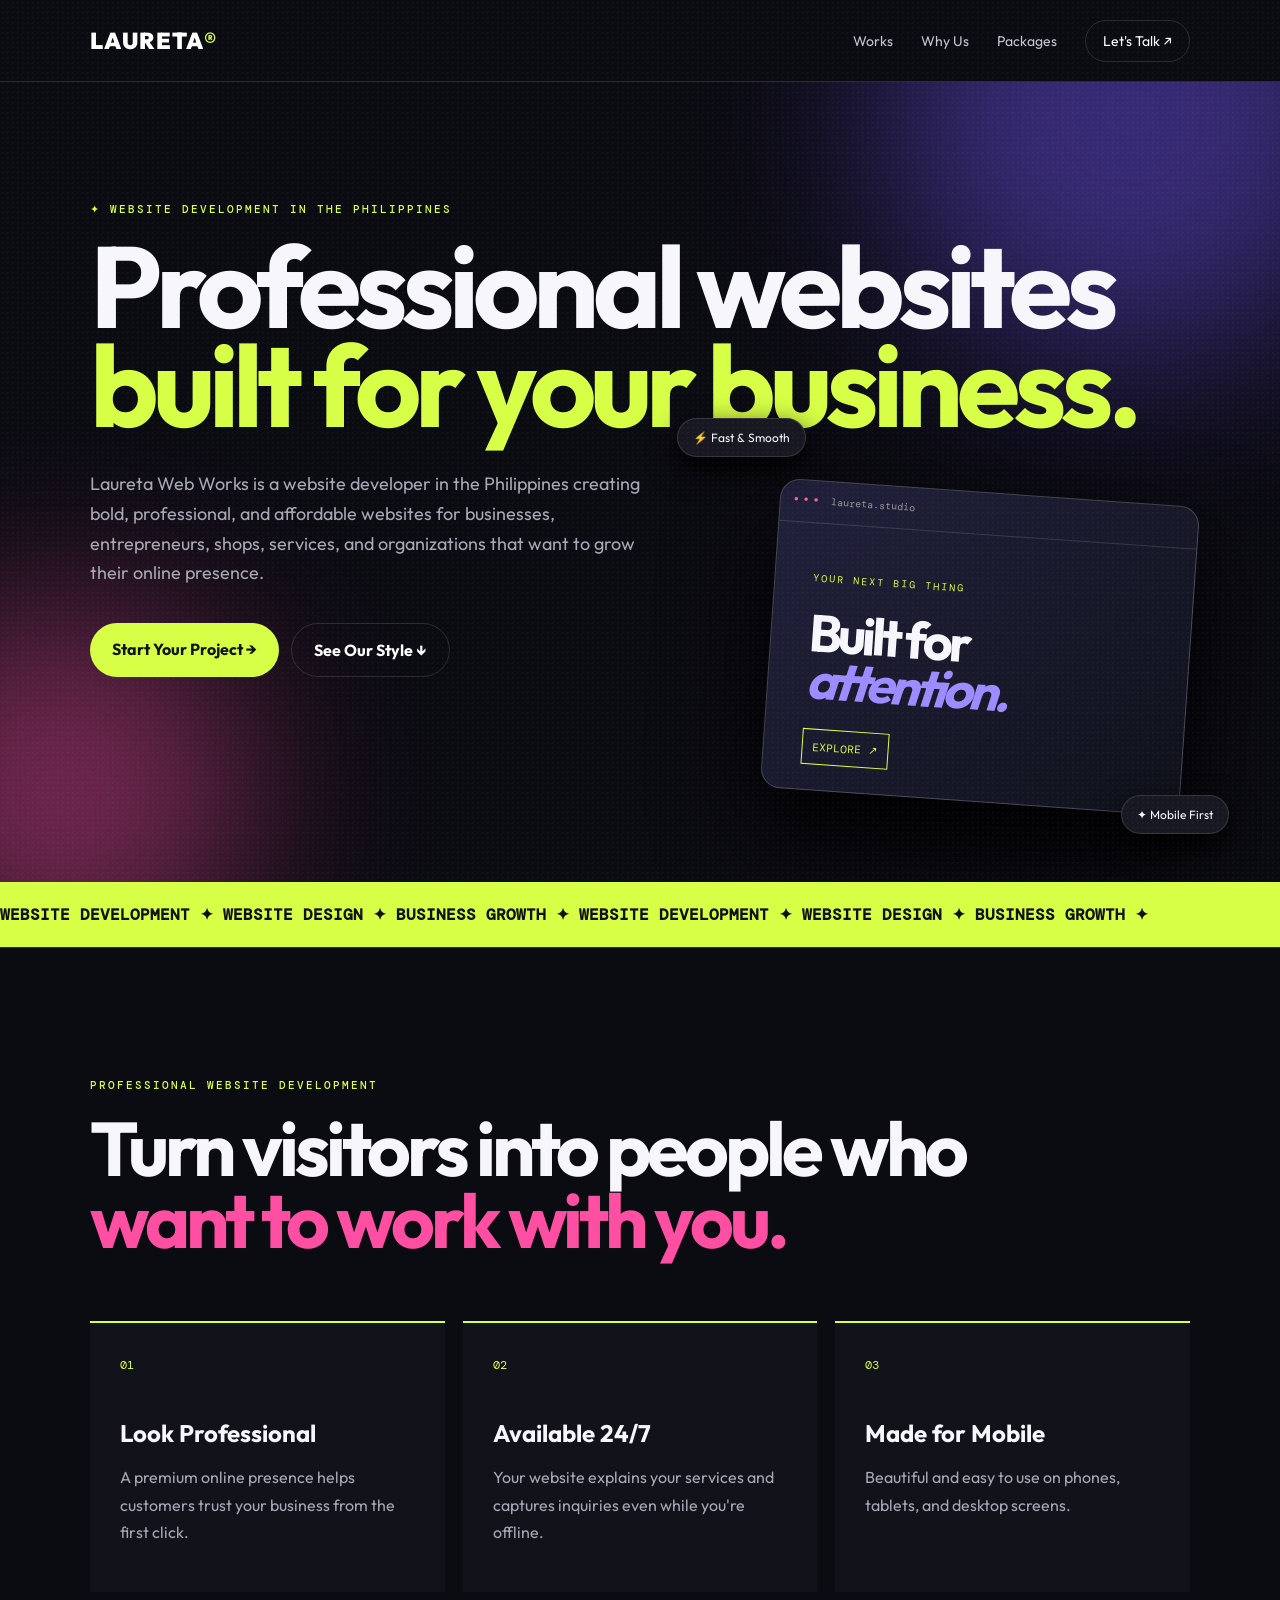
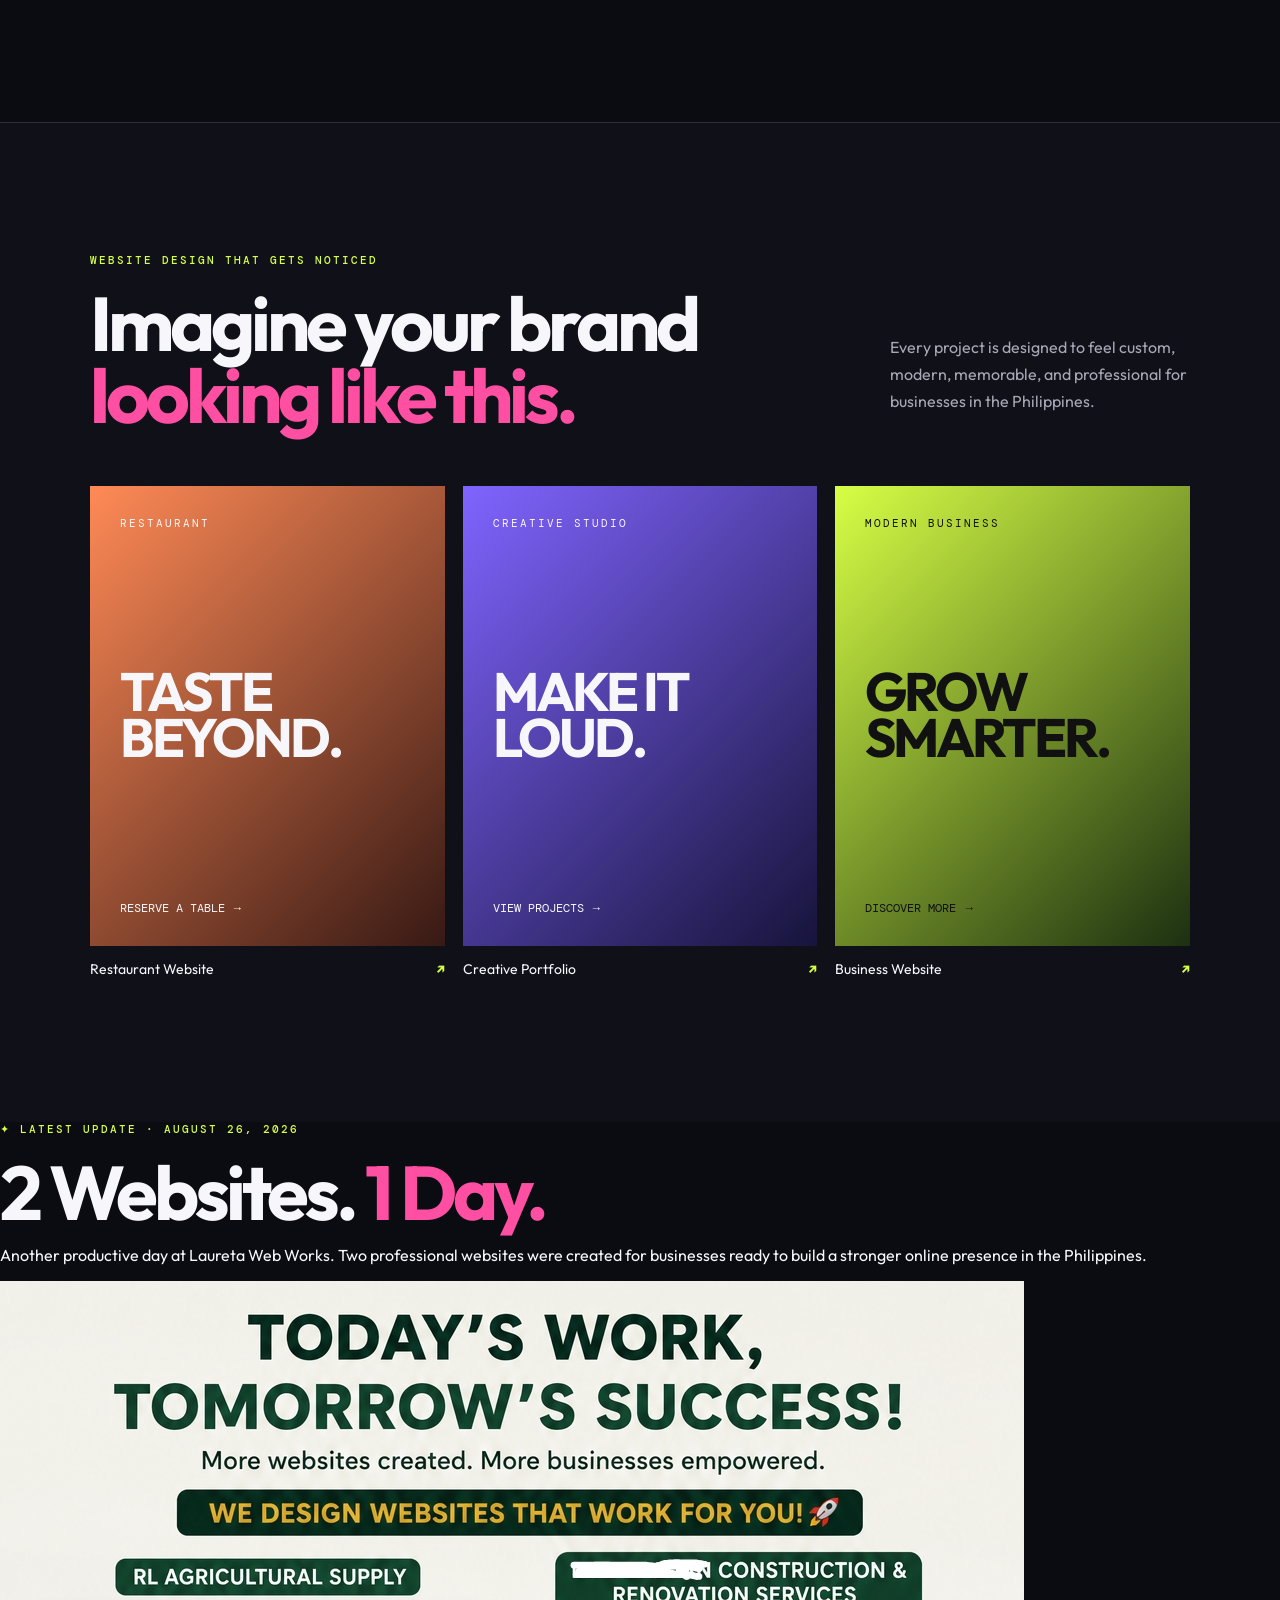
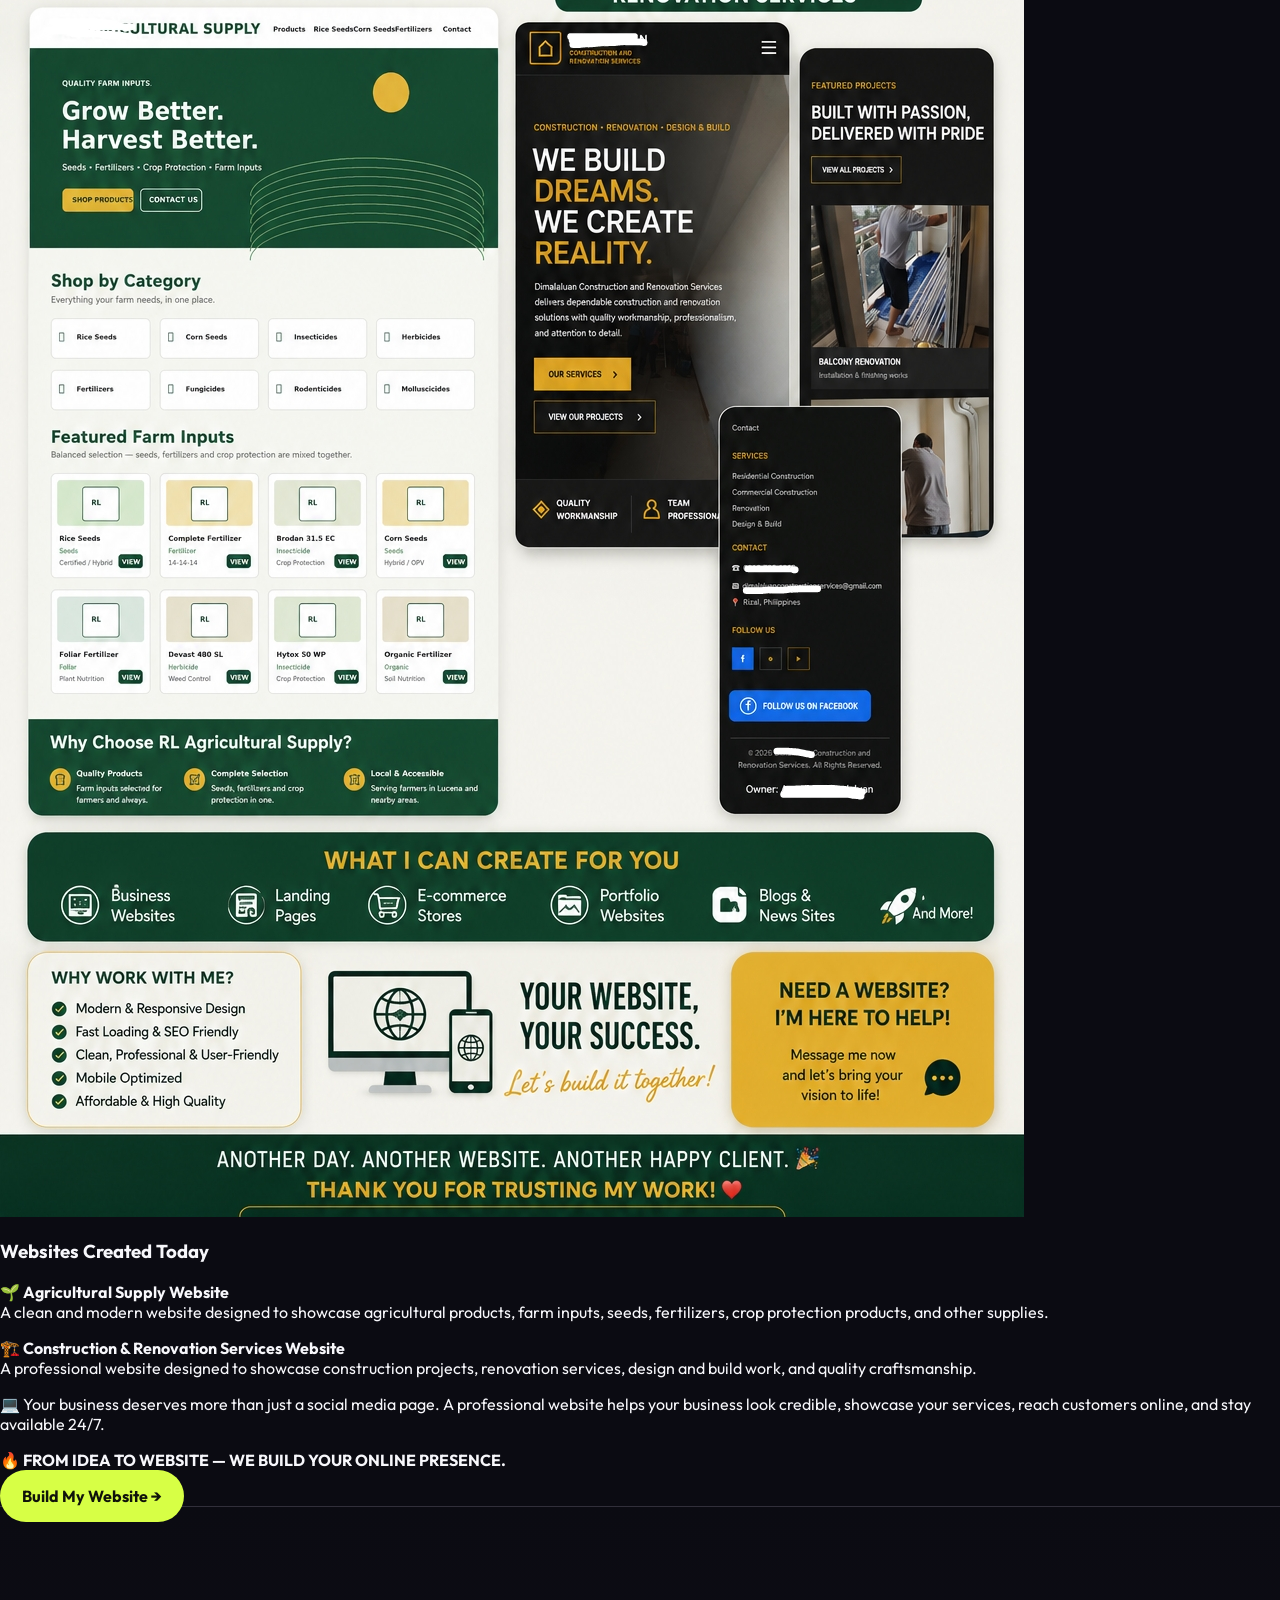
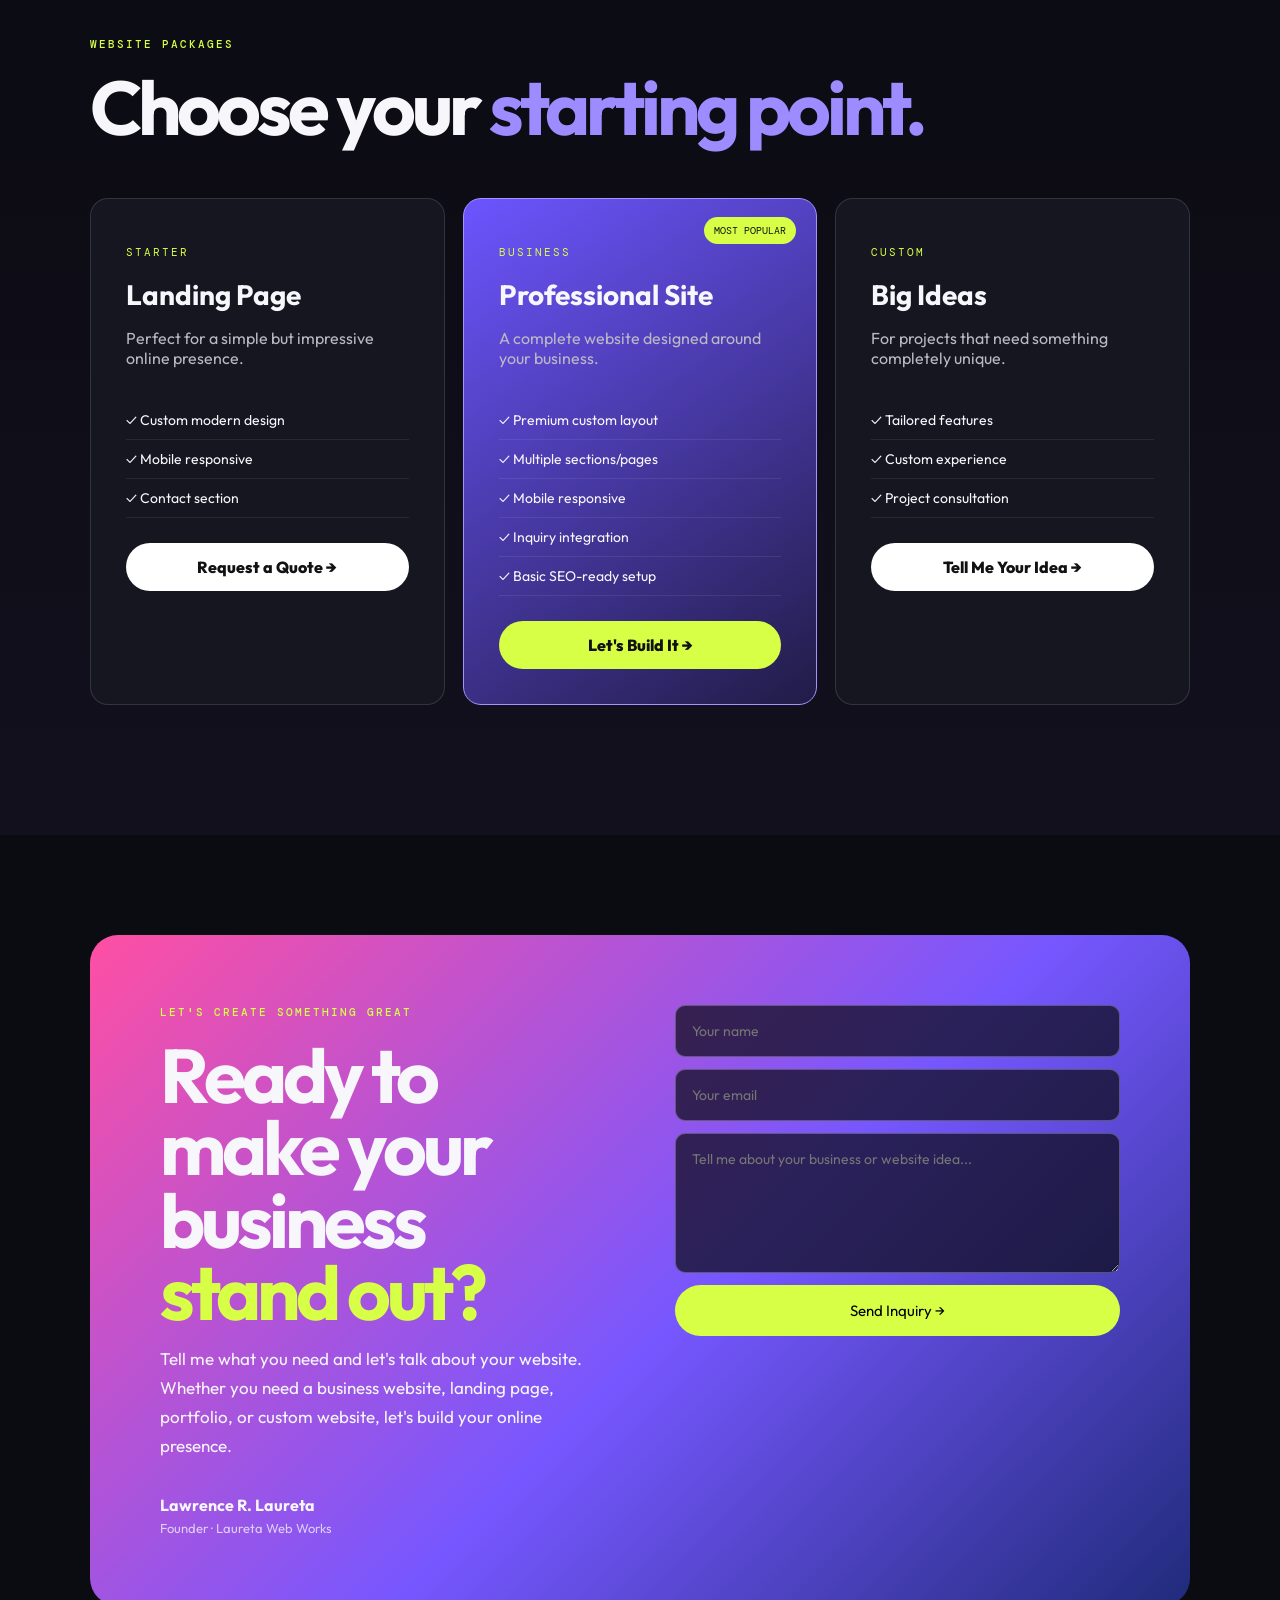
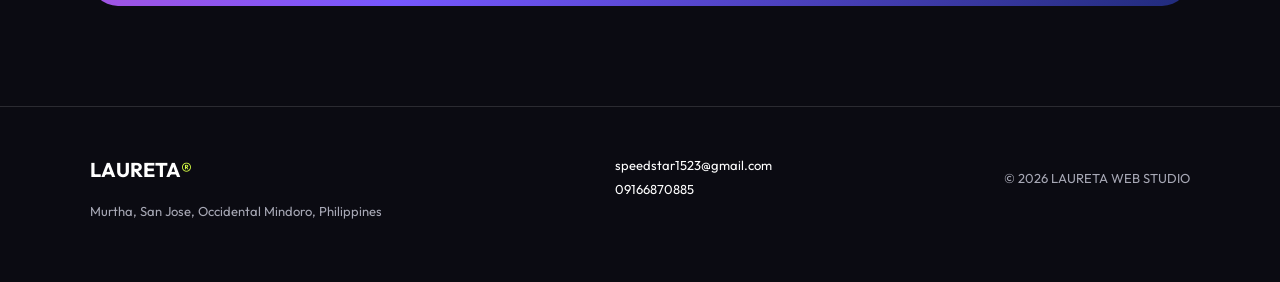
<file: index.html>
<!DOCTYPE html>
<html lang="en">
<head>
<meta charset="UTF-8">
<meta name="viewport" content="width=device-width, initial-scale=1.0">

<title>Laureta Web Works | Website Developer Philippines</title>

<meta name="description" content="Laureta Web Works provides professional and affordable website development and website design in the Philippines for small businesses, entrepreneurs, shops, services, and organizations.">

<meta name="robots" content="index, follow">

<link rel="canonical" href="https://lauretawebworks.netlify.app/">

<meta property="og:type" content="website">
<meta property="og:url" content="https://lauretawebworks.netlify.app/">
<meta property="og:title" content="Laureta Web Works | Website Developer Philippines">
<meta property="og:description" content="Professional and affordable website development and website design in the Philippines for businesses, entrepreneurs, shops, services, and organizations.">
<meta property="og:site_name" content="Laureta Web Works">

<link rel="stylesheet" href="style.css">
</head>

<body>

<div class="noise"></div>

<header>
  <a class="brand" href="#">LAURETA<span>®</span></a>

  <nav>
    <a href="#work">Works</a>
    <a href="#why">Why Us</a>
    <a href="#pricing">Packages</a>
    <a class="navbtn" href="#contact">Let's Talk ↗</a>
  </nav>
</header>

<main>

<section class="hero">

  <div class="orb orb1"></div>
  <div class="orb orb2"></div>

  <p class="kicker">✦ WEBSITE DEVELOPMENT IN THE PHILIPPINES</p>

  <h1>
    Professional websites<br>
    <em>built for your business.</em>
  </h1>

  <p class="lead">
    Laureta Web Works is a website developer in the Philippines creating bold,
    professional, and affordable websites for businesses, entrepreneurs, shops,
    services, and organizations that want to grow their online presence.
  </p>

  <div class="actions">
    <a href="#contact" class="button primary">
      Start Your Project <b>→</b>
    </a>

    <a href="#work" class="button ghost">
      See Our Style ↓
    </a>
  </div>

  <div class="hero-card">

    <div class="card-top">
      <span>●</span>
      <span>●</span>
      <span>●</span>
      <small>laureta.studio</small>
    </div>

    <div class="card-content">
      <p>YOUR NEXT BIG THING</p>

      <h2>
        Built for<br>
        <i>attention.</i>
      </h2>

      <div class="fake-button">
        EXPLORE ↗
      </div>
    </div>

  </div>

  <div class="floating f1">
    ⚡ Fast & Smooth
  </div>

  <div class="floating f2">
    ✦ Mobile First
  </div>

</section>


<section class="marquee">

  <div>
    WEBSITE DEVELOPMENT ✦ WEBSITE DESIGN ✦ BUSINESS GROWTH ✦
    WEBSITE DEVELOPMENT ✦ WEBSITE DESIGN ✦ BUSINESS GROWTH ✦
  </div>

</section>


<section id="why" class="intro">

  <p class="kicker">
    PROFESSIONAL WEBSITE DEVELOPMENT
  </p>

  <h2>
    Turn visitors into people who
    <span>want to work with you.</span>
  </h2>

  <div class="benefits">

    <article>
      <b>01</b>
      <h3>Look Professional</h3>
      <p>
        A premium online presence helps customers trust your business
        from the first click.
      </p>
    </article>

    <article>
      <b>02</b>
      <h3>Available 24/7</h3>
      <p>
        Your website explains your services and captures inquiries
        even while you're offline.
      </p>
    </article>

    <article>
      <b>03</b>
      <h3>Made for Mobile</h3>
      <p>
        Beautiful and easy to use on phones, tablets, and desktop screens.
      </p>
    </article>

  </div>

</section>


<section id="work" class="showcase">

  <div class="section-head">

    <div>

      <p class="kicker">
        WEBSITE DESIGN THAT GETS NOTICED
      </p>

      <h2>
        Imagine your brand
        <span>looking like this.</span>
      </h2>

    </div>

    <p>
      Every project is designed to feel custom, modern, memorable,
      and professional for businesses in the Philippines.
    </p>

  </div>


  <div class="projects">

    <article class="project p1">

      <div class="mock">

        <small>RESTAURANT</small>

        <h3>
          TASTE<br>
          BEYOND.
        </h3>

        <span>
          RESERVE A TABLE →
        </span>

      </div>

      <p>
        Restaurant Website <b>↗</b>
      </p>

    </article>


    <article class="project p2">

      <div class="mock">

        <small>CREATIVE STUDIO</small>

        <h3>
          MAKE IT<br>
          LOUD.
        </h3>

        <span>
          VIEW PROJECTS →
        </span>

      </div>

      <p>
        Creative Portfolio <b>↗</b>
      </p>

    </article>


    <article class="project p3">

      <div class="mock">

        <small>MODERN BUSINESS</small>

        <h3>
          GROW<br>
          SMARTER.
        </h3>

        <span>
          DISCOVER MORE →
        </span>

      </div>

      <p>
        Business Website <b>↗</b>
      </p>

    </article>

  </div>

</section>


<!-- ========================= -->
<!-- LATEST POST -->
<!-- ========================= -->

<section class="latest-post">

  <div class="latest-post-inner">

    <p class="kicker">
      ✦ LATEST UPDATE · AUGUST 26, 2026
    </p>

    <h2>
      2 Websites.
      <span>1 Day.</span>
    </h2>

    <p class="latest-post-text">
      Another productive day at Laureta Web Works.
      Two professional websites were created for businesses
      ready to build a stronger online presence in the Philippines.
    </p>

    <img
      src="Picsart_26-08-26_17-29-17-947.jpg"
      alt="Two professional websites created by Laureta Web Works"
      class="latest-post-image"
    >

    <div class="latest-post-content">

      <h3>
        Websites Created Today
      </h3>

      <p>
        🌱 <strong>Agricultural Supply Website</strong><br>
        A clean and modern website designed to showcase
        agricultural products, farm inputs, seeds, fertilizers,
        crop protection products, and other supplies.
      </p>

      <p>
        🏗️ <strong>Construction & Renovation Services Website</strong><br>
        A professional website designed to showcase construction
        projects, renovation services, design and build work,
        and quality craftsmanship.
      </p>

      <p>
        💻 Your business deserves more than just a social media page.
        A professional website helps your business look credible,
        showcase your services, reach customers online, and stay
        available 24/7.
      </p>

      <p>
        🔥 <strong>FROM IDEA TO WEBSITE — WE BUILD YOUR ONLINE PRESENCE.</strong>
      </p>

      <a
        href="#contact"
        class="button primary"
      >
        Build My Website →
      </a>

    </div>

  </div>

</section>


<section id="pricing" class="pricing">

  <p class="kicker">
    WEBSITE PACKAGES
  </p>

  <h2>
    Choose your
    <span>starting point.</span>
  </h2>


  <div class="price-grid">


    <article>

      <p class="tag">
        STARTER
      </p>

      <h3>
        Landing Page
      </h3>

      <p class="desc">
        Perfect for a simple but impressive online presence.
      </p>

      <ul>

        <li>
          ✓ Custom modern design
        </li>

        <li>
          ✓ Mobile responsive
        </li>

        <li>
          ✓ Contact section
        </li>

      </ul>

      <a href="#contact">
        Request a Quote →
      </a>

    </article>


    <article class="popular">

      <div class="ribbon">
        MOST POPULAR
      </div>

      <p class="tag">
        BUSINESS
      </p>

      <h3>
        Professional Site
      </h3>

      <p class="desc">
        A complete website designed around your business.
      </p>

      <ul>

        <li>
          ✓ Premium custom layout
        </li>

        <li>
          ✓ Multiple sections/pages
        </li>

        <li>
          ✓ Mobile responsive
        </li>

        <li>
          ✓ Inquiry integration
        </li>

        <li>
          ✓ Basic SEO-ready setup
        </li>

      </ul>

      <a href="#contact">
        Let's Build It →
      </a>

    </article>


    <article>

      <p class="tag">
        CUSTOM
      </p>

      <h3>
        Big Ideas
      </h3>

      <p class="desc">
        For projects that need something completely unique.
      </p>

      <ul>

        <li>
          ✓ Tailored features
        </li>

        <li>
          ✓ Custom experience
        </li>

        <li>
          ✓ Project consultation
        </li>

      </ul>

      <a href="#contact">
        Tell Me Your Idea →
      </a>

    </article>

  </div>

</section>


<section id="contact" class="contact">

  <div class="contact-copy">

    <p class="kicker">
      LET'S CREATE SOMETHING GREAT
    </p>

    <h2>
      Ready to make your business
      <span>stand out?</span>
    </h2>

    <p>
      Tell me what you need and let's talk about your website.
      Whether you need a business website, landing page,
      portfolio, or custom website, let's build your online presence.
    </p>


    <div class="owner">

      <strong>
        Lawrence R. Laureta
      </strong>

      <span>
        Founder · Laureta Web Works
      </span>

    </div>

  </div>


  <form onsubmit="sendInquiry(event)">

    <input
      id="name"
      placeholder="Your name"
      required
    >

    <input
      id="email"
      type="email"
      placeholder="Your email"
      required
    >

    <textarea
      id="message"
      placeholder="Tell me about your business or website idea..."
      required
    ></textarea>

    <button type="submit">
      Send Inquiry →
    </button>

    <small id="note"></small>

  </form>

</section>

</main>


<footer>

  <div>

    <b>
      LAURETA<span>®</span>
    </b>

    <p>
      Murtha, San Jose, Occidental Mindoro, Philippines
    </p>

  </div>


  <div>

    <a href="mailto:speedstar1523@gmail.com">
      speedstar1523@gmail.com
    </a>

    <a href="tel:09166870885">
      09166870885
    </a>

  </div>


  <p>
    © 2026 LAURETA WEB STUDIO
  </p>

</footer>


<script src="script.js"></script>

</body>
</html>
</file>
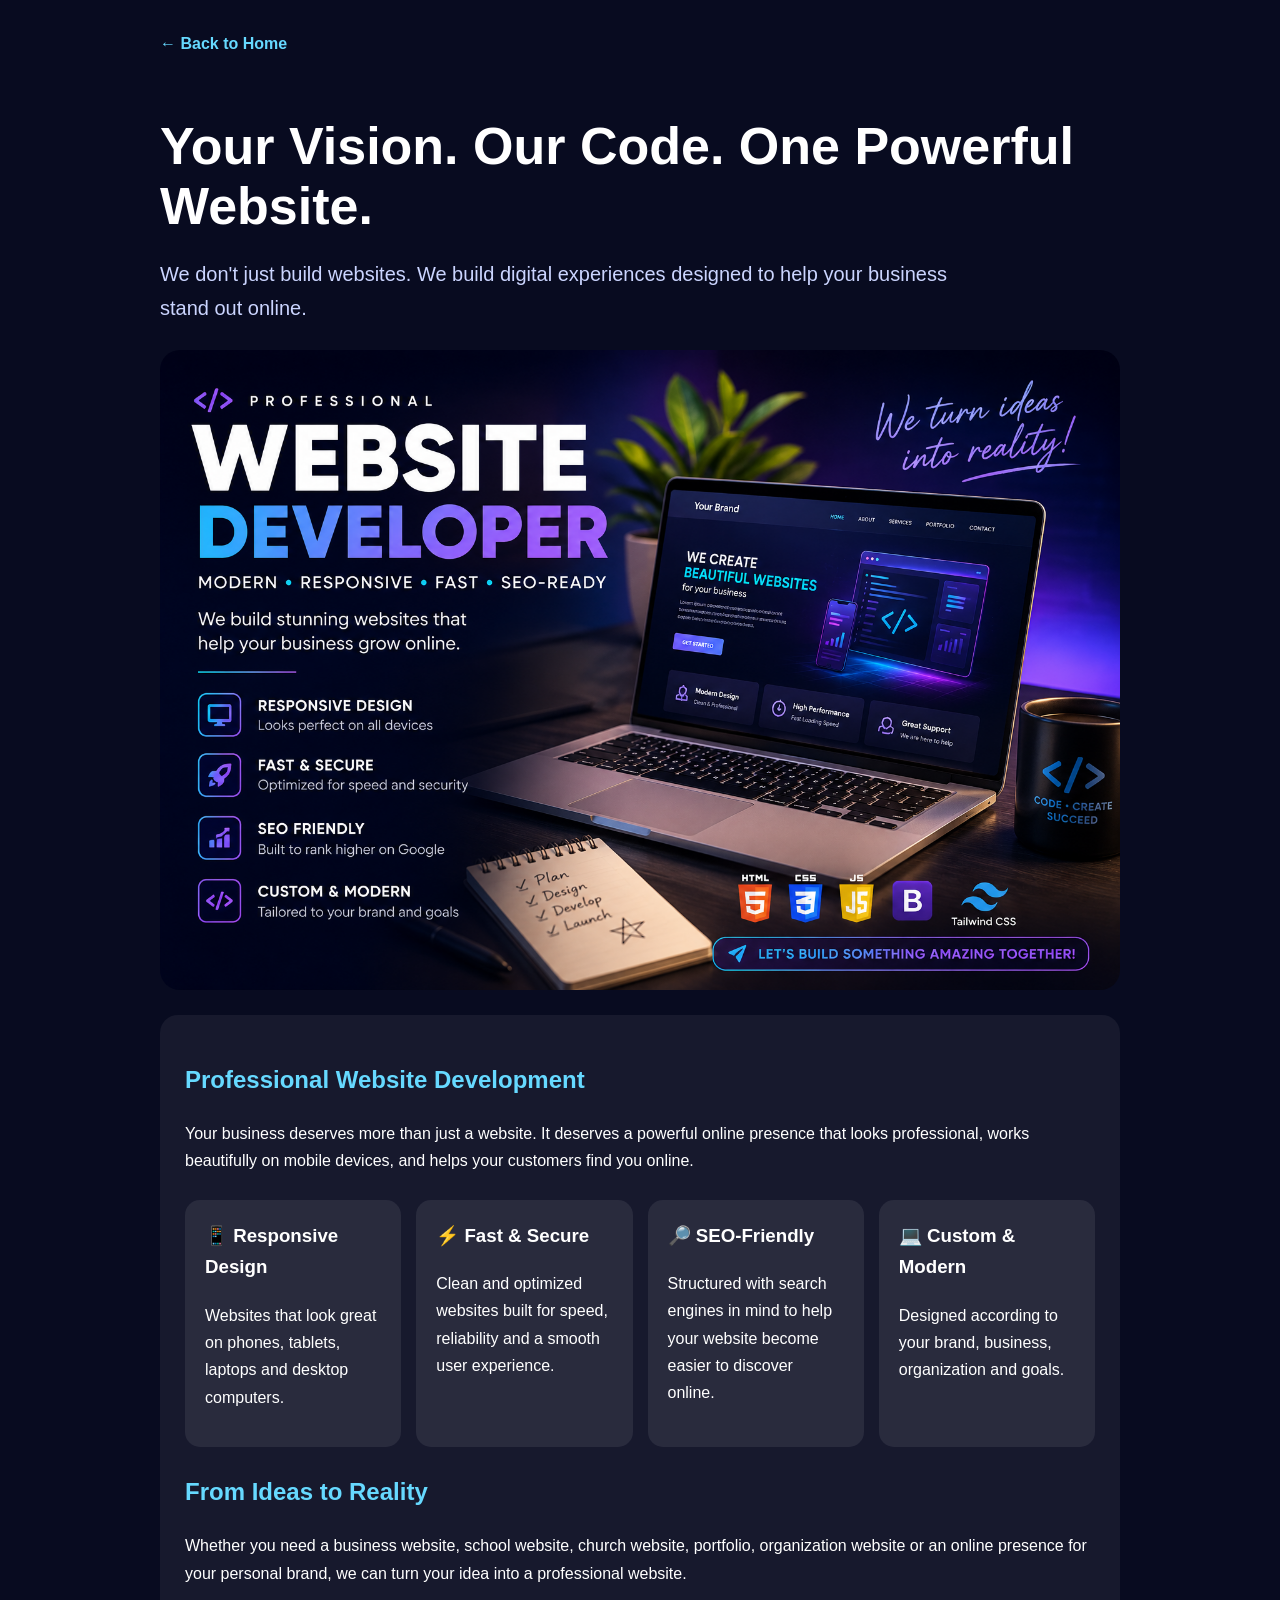
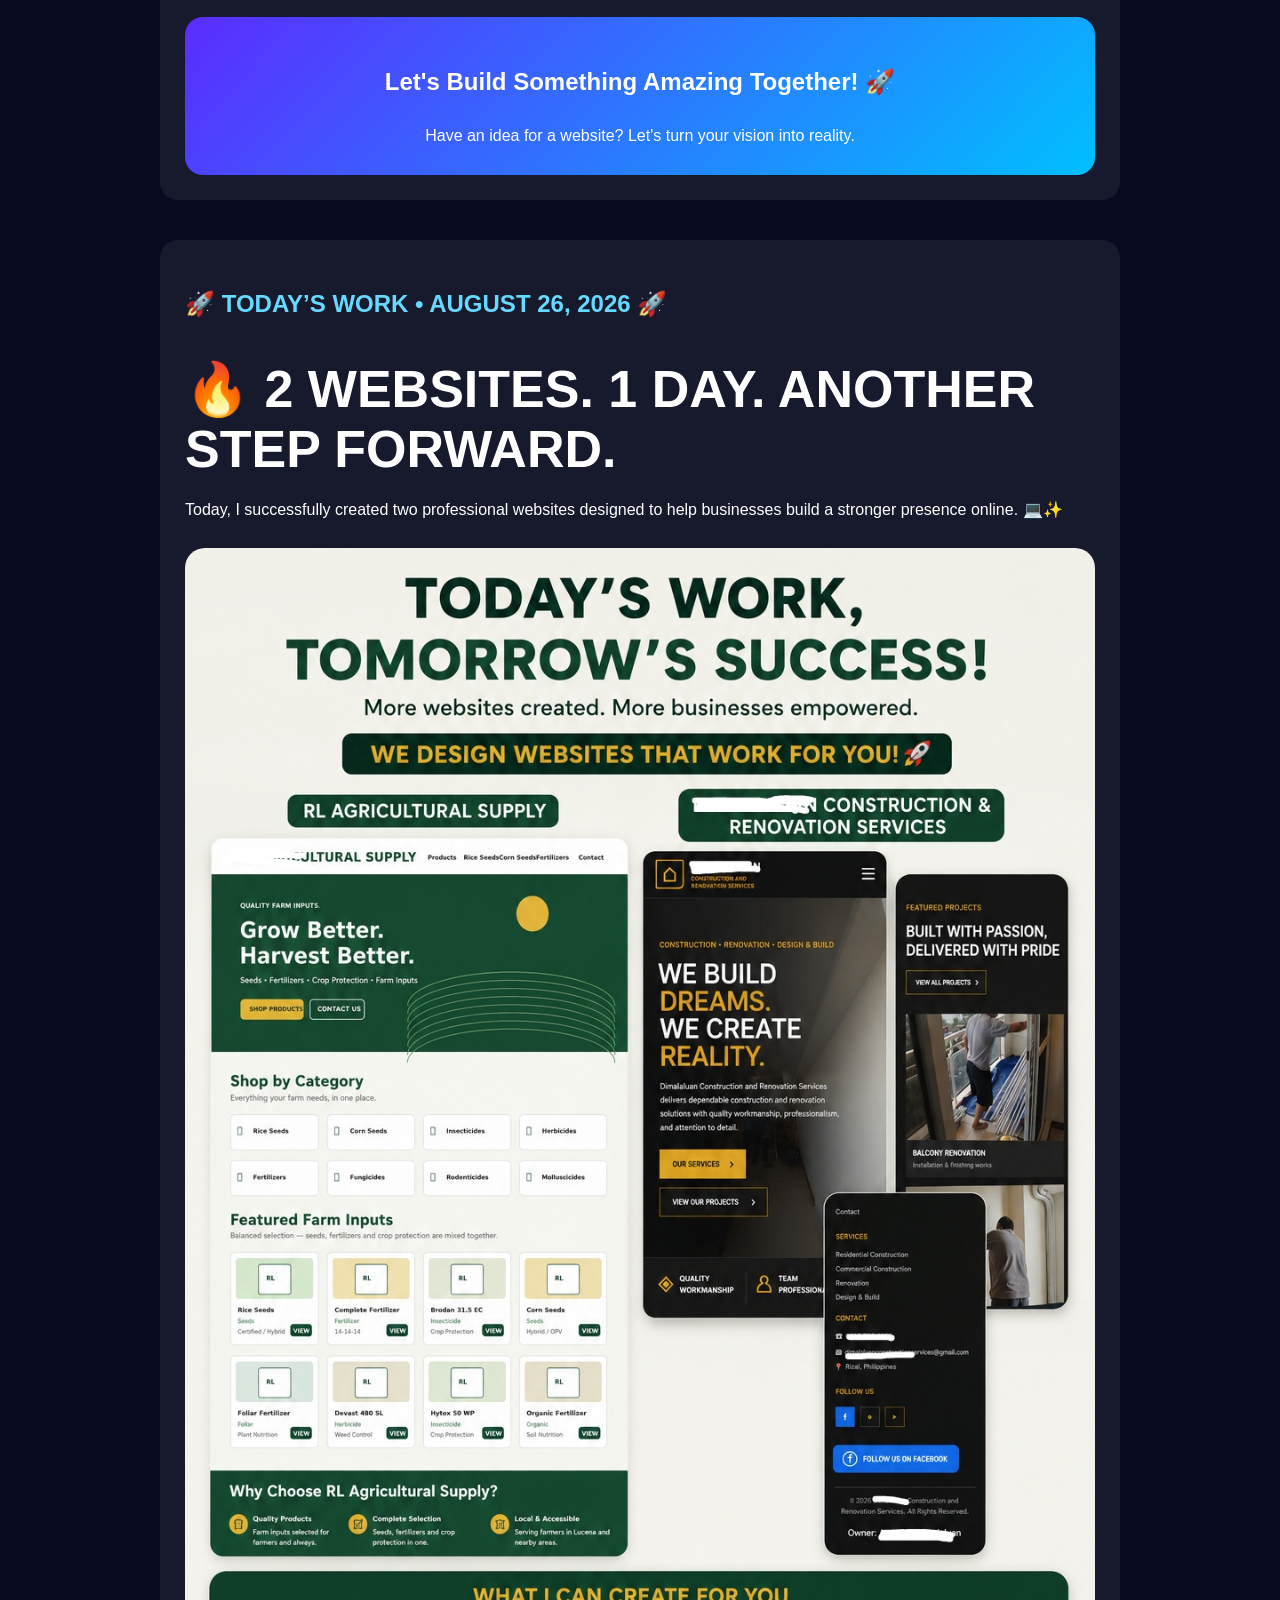
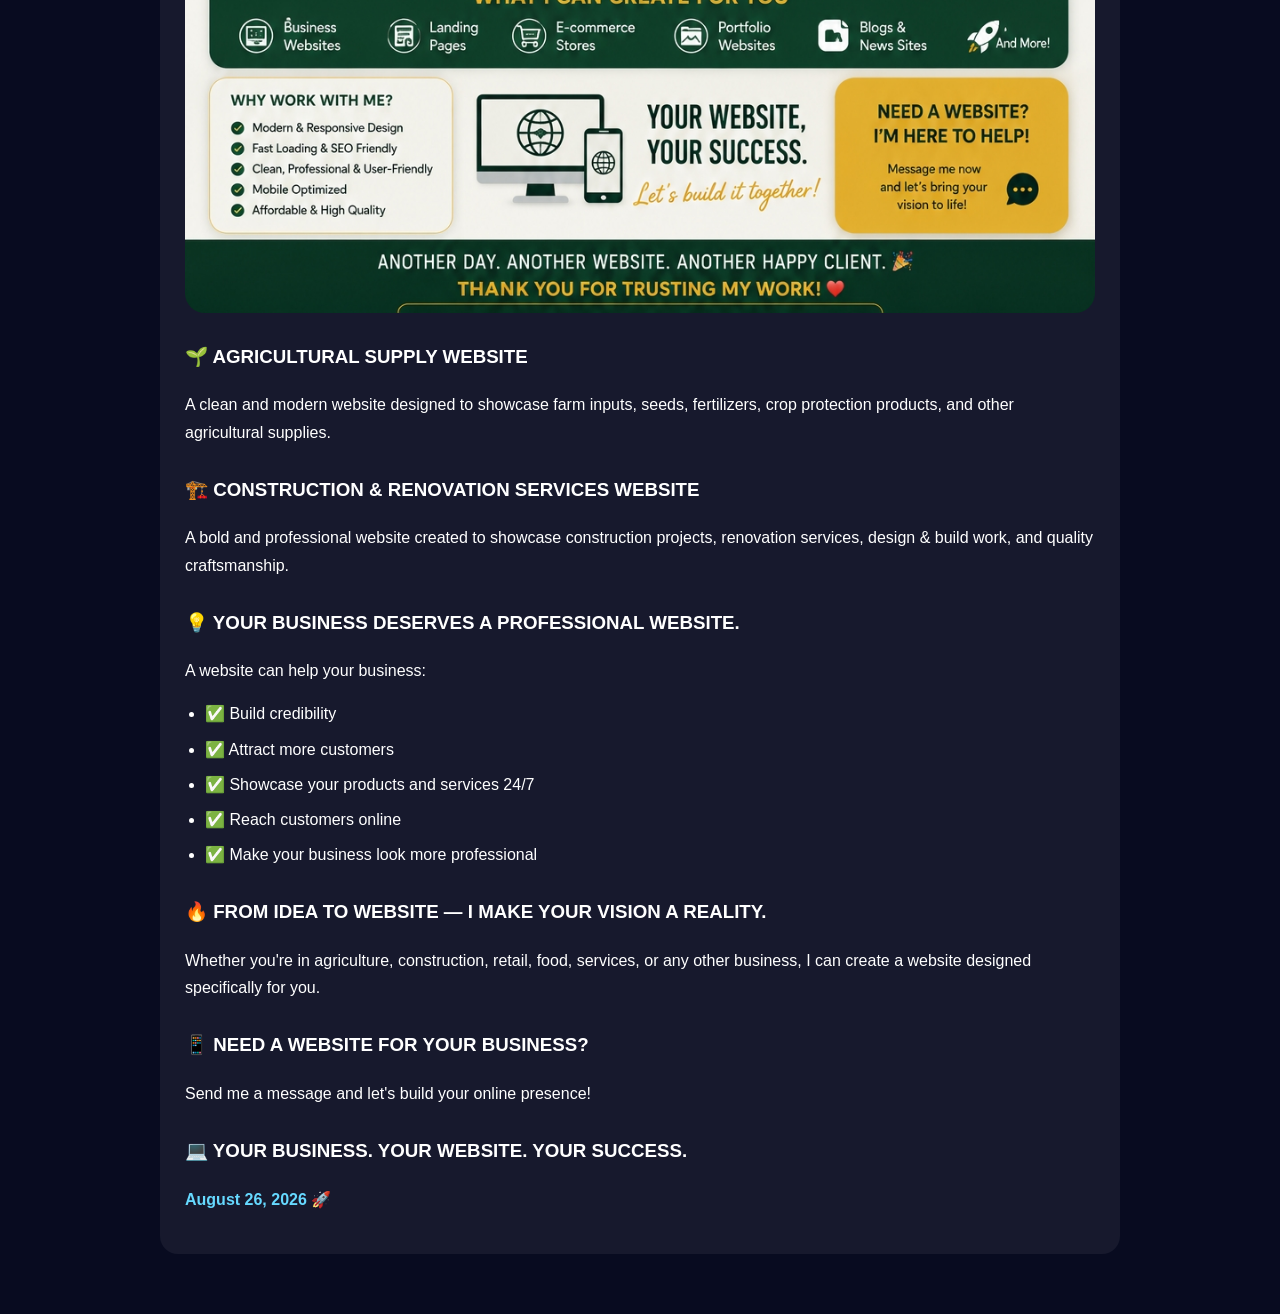
<file: website-developer.html>
<!DOCTYPE html>
<html lang="en">
<head>
    <meta charset="UTF-8">
    <meta name="viewport" content="width=device-width, initial-scale=1.0">

    <title>Your Vision. Our Code. One Powerful Website.</title>

    <meta name="description" content="Professional website development services. Modern, responsive, fast, secure and SEO-ready websites built for businesses and organizations.">

    <meta name="robots" content="index, follow">

    <style>
        * {
            box-sizing: border-box;
        }

        body {
            margin: 0;
            font-family: Arial, sans-serif;
            background: #080b20;
            color: white;
            line-height: 1.7;
        }

        .container {
            max-width: 1000px;
            margin: auto;
            padding: 30px 20px 60px;
        }

        .back {
            display: inline-block;
            margin-bottom: 25px;
            color: #66d9ff;
            text-decoration: none;
            font-weight: bold;
        }

        .back:hover {
            text-decoration: underline;
        }

        h1 {
            font-size: clamp(32px, 6vw, 52px);
            line-height: 1.15;
            margin-bottom: 15px;
        }

        .subtitle {
            font-size: 20px;
            color: #cbd5ff;
            max-width: 800px;
        }

        .hero {
            width: 100%;
            height: auto;
            border-radius: 20px;
            margin: 25px 0;
            display: block;
        }

        .content {
            background: rgba(255, 255, 255, 0.06);
            padding: 25px;
            border-radius: 18px;
        }

        h2 {
            color: #66d9ff;
        }

        .features {
            display: grid;
            grid-template-columns: repeat(auto-fit, minmax(200px, 1fr));
            gap: 15px;
            margin: 25px 0;
        }

        .feature {
            background: rgba(255, 255, 255, 0.08);
            padding: 20px;
            border-radius: 15px;
        }

        .feature h3 {
            margin-top: 0;
        }

        .cta {
            margin-top: 30px;
            padding: 25px;
            text-align: center;
            border-radius: 18px;
            background: linear-gradient(135deg, #5b2cff, #00bfff);
        }

        .cta h2 {
            color: white;
        }

        .cta p {
            margin-bottom: 0;
        }

        /* ========================= */
        /* AUGUST 26 UPDATE */
        /* ========================= */

        .today-update {
            margin-top: 40px;
            padding: 25px;
            border-radius: 18px;
            background: rgba(255, 255, 255, 0.06);
        }

        .today-update h2 {
            color: #66d9ff;
        }

        .today-update h3 {
            color: white;
            margin-top: 28px;
        }

        .today-update ul {
            padding-left: 20px;
        }

        .today-update li {
            margin-bottom: 8px;
        }

        .update-image {
            width: 100%;
            height: auto;
            display: block;
            border-radius: 20px;
            margin: 25px 0;
        }

        .date {
            color: #66d9ff;
            font-weight: bold;
        }
    </style>
</head>

<body>

<div class="container">

    <a class="back" href="../index.html">← Back to Home</a>

    <h1>Your Vision. Our Code. One Powerful Website.</h1>

    <p class="subtitle">
        We don't just build websites. We build digital experiences
        designed to help your business stand out online.
    </p>

    <!-- Website Developer Featured Image -->
    <img
        class="hero"
        src="../file_00000000db548211a028af23b4ad4328.png"
        alt="Professional Website Developer"
    >

    <div class="content">

        <h2>Professional Website Development</h2>

        <p>
            Your business deserves more than just a website.
            It deserves a powerful online presence that looks professional,
            works beautifully on mobile devices, and helps your customers
            find you online.
        </p>

        <div class="features">

            <div class="feature">
                <h3>📱 Responsive Design</h3>
                <p>
                    Websites that look great on phones, tablets,
                    laptops and desktop computers.
                </p>
            </div>

            <div class="feature">
                <h3>⚡ Fast & Secure</h3>
                <p>
                    Clean and optimized websites built for speed,
                    reliability and a smooth user experience.
                </p>
            </div>

            <div class="feature">
                <h3>🔎 SEO-Friendly</h3>
                <p>
                    Structured with search engines in mind to help
                    your website become easier to discover online.
                </p>
            </div>

            <div class="feature">
                <h3>💻 Custom & Modern</h3>
                <p>
                    Designed according to your brand, business,
                    organization and goals.
                </p>
            </div>

        </div>

        <h2>From Ideas to Reality</h2>

        <p>
            Whether you need a business website, school website,
            church website, portfolio, organization website or
            an online presence for your personal brand,
            we can turn your idea into a professional website.
        </p>

        <div class="cta">

            <h2>Let's Build Something Amazing Together! 🚀</h2>

            <p>
                Have an idea for a website?
                Let's turn your vision into reality.
            </p>

        </div>

    </div>


    <!-- ====================================== -->
    <!-- 🚀 TODAY'S WORK • AUGUST 26, 2026 🚀 -->
    <!-- ====================================== -->

    <div class="today-update">

        <h2>
            🚀 TODAY’S WORK • AUGUST 26, 2026 🚀
        </h2>

        <h1>
            🔥 2 WEBSITES. 1 DAY.
            ANOTHER STEP FORWARD.
        </h1>

        <p>
            Today, I successfully created two professional websites
            designed to help businesses build a stronger presence online.
            💻✨
        </p>


        <!-- Today's Work Image -->

        <img
            class="update-image"
            src="../Picsart_26-08-26_17-29-17-947.jpg"
            alt="Agricultural Supply and Construction and Renovation Services Websites"
        >


        <h3>
            🌱 AGRICULTURAL SUPPLY WEBSITE
        </h3>

        <p>
            A clean and modern website designed to showcase farm inputs,
            seeds, fertilizers, crop protection products, and other
            agricultural supplies.
        </p>


        <h3>
            🏗️ CONSTRUCTION &amp; RENOVATION SERVICES WEBSITE
        </h3>

        <p>
            A bold and professional website created to showcase
            construction projects, renovation services, design &amp; build
            work, and quality craftsmanship.
        </p>


        <h3>
            💡 YOUR BUSINESS DESERVES A PROFESSIONAL WEBSITE.
        </h3>

        <p>
            A website can help your business:
        </p>

        <ul>
            <li>✅ Build credibility</li>
            <li>✅ Attract more customers</li>
            <li>✅ Showcase your products and services 24/7</li>
            <li>✅ Reach customers online</li>
            <li>✅ Make your business look more professional</li>
        </ul>


        <h3>
            🔥 FROM IDEA TO WEBSITE — I MAKE YOUR VISION A REALITY.
        </h3>

        <p>
            Whether you're in agriculture, construction, retail, food,
            services, or any other business, I can create a website
            designed specifically for you.
        </p>


        <h3>
            📱 NEED A WEBSITE FOR YOUR BUSINESS?
        </h3>

        <p>
            Send me a message and let's build your online presence!
        </p>


        <h3>
            💻 YOUR BUSINESS. YOUR WEBSITE. YOUR SUCCESS.
        </h3>

        <p class="date">
            August 26, 2026 🚀
        </p>

    </div>


</div>

</body>
</html>
</file>
<file: style.css>
@import url('https://fonts.googleapis.com/css2?family=DM+Mono:wght@400;500&family=Outfit:wght@400;500;600;700;800;900&display=swap');
:root{--ink:#0b0b12;--white:#f7f7fb;--lime:#d7ff45;--violet:#7657ff;--pink:#ff4fa3;--muted:#a7a8b5;--line:rgba(255,255,255,.13)}
*{box-sizing:border-box;scroll-behavior:smooth}body{margin:0;background:var(--ink);color:var(--white);font-family:Outfit,sans-serif;overflow-x:hidden}.noise{position:fixed;inset:0;opacity:.035;pointer-events:none;background-image:radial-gradient(#fff 1px,transparent 1px);background-size:5px 5px;z-index:20}
header{height:82px;display:flex;align-items:center;justify-content:space-between;padding:0 7%;position:relative;z-index:10;border-bottom:1px solid var(--line)}.brand{color:white;text-decoration:none;font-size:23px;font-weight:900;letter-spacing:1px}.brand span,footer span{color:var(--lime)}nav{display:flex;gap:28px;align-items:center}nav a{color:#c6c7d0;text-decoration:none;font-size:14px}.navbtn{border:1px solid var(--line);padding:11px 17px;border-radius:99px;color:white}.fbbtn{border:1px solid #1877f2;padding:11px 17px;border-radius:99px;color:white;text-decoration:none;font-size:14px;background:rgba(24,119,242,.12)}.fbbtn:hover{background:#1877f2;color:white}
.hero{min-height:800px;padding:120px 7% 90px;position:relative;overflow:hidden}.orb{position:absolute;border-radius:50%;filter:blur(90px);opacity:.42}.orb1{width:500px;height:500px;background:var(--violet);top:-220px;right:-100px}.orb2{width:380px;height:380px;background:var(--pink);bottom:-100px;left:-130px}.kicker{font:500 11px 'DM Mono';letter-spacing:2px;color:var(--lime);margin:0 0 20px}.hero h1{position:relative;z-index:2;font-size:clamp(60px,9vw,130px);line-height:.86;letter-spacing:-6px;margin:0;max-width:1100px}.hero h1 em{font-style:normal;color:var(--lime)}.lead{position:relative;z-index:2;color:var(--muted);max-width:580px;font-size:18px;line-height:1.65;margin:35px 0}.actions{display:flex;gap:12px;position:relative;z-index:2}.button{padding:16px 22px;border-radius:100px;text-decoration:none;font-weight:700}.primary{background:var(--lime);color:#10130a}.ghost{border:1px solid var(--line);color:white}.hero-card{position:absolute;right:7%;bottom:80px;width:min(420px,38vw);height:310px;border:1px solid rgba(255,255,255,.2);border-radius:20px;background:linear-gradient(135deg,#22213d,#0f121a);transform:rotate(4deg);box-shadow:0 40px 100px #000;overflow:hidden}.card-top{height:42px;border-bottom:1px solid var(--line);padding:13px;display:flex;gap:5px}.card-top span{font-size:8px;color:#ff668c}.card-top small{margin-left:8px;color:#999;font:10px 'DM Mono'}.card-content{padding:38px}.card-content p{font:10px 'DM Mono';color:var(--lime);letter-spacing:2px}.card-content h2{font-size:52px;line-height:.9;margin:25px 0}.card-content i{color:#9d8cff}.fake-button{font:11px 'DM Mono';border:1px solid var(--lime);display:inline-block;padding:10px;color:var(--lime)}.floating{position:absolute;z-index:3;background:#171821;border:1px solid var(--line);padding:11px 15px;border-radius:99px;font-size:12px;box-shadow:0 12px 30px #000}.f1{right:37%;top:42%}.f2{right:4%;bottom:6%}
.marquee{overflow:hidden;padding:22px 0;background:var(--lime);color:#111;font:800 16px 'DM Mono';white-space:nowrap}.marquee div{animation:move 18s linear infinite}@keyframes move{to{transform:translateX(-45%)}}
.intro,.showcase,.pricing{padding:130px 7%;border-top:1px solid var(--line)}h2{font-size:clamp(42px,6vw,76px);line-height:.95;letter-spacing:-4px;margin:0;max-width:1000px}h2 span{color:var(--pink)}.benefits{display:grid;grid-template-columns:repeat(3,1fr);gap:18px;margin-top:65px}.benefits article{padding:30px;border-top:2px solid var(--lime);background:#11121a}.benefits b{font:12px 'DM Mono';color:var(--lime)}.benefits h3{font-size:24px;margin:45px 0 10px}.benefits p,.section-head>p{color:var(--muted);line-height:1.7}.showcase{background:#0f1018}.section-head{display:flex;justify-content:space-between;gap:50px;align-items:end}.section-head>p{max-width:300px}.projects{display:grid;grid-template-columns:repeat(3,1fr);gap:18px;margin-top:55px}.project .mock{height:460px;padding:30px;display:flex;flex-direction:column;justify-content:space-between;transition:.3s}.project:hover .mock{transform:translateY(-10px)}.p1 .mock{background:linear-gradient(135deg,#ff8a56,#371914)}.p2 .mock{background:linear-gradient(135deg,#8064ff,#17143b)}.p3 .mock{background:linear-gradient(135deg,#d7ff45,#1c3011);color:#111}.mock small{font:11px 'DM Mono';letter-spacing:2px}.mock h3{font-size:54px;line-height:.85;letter-spacing:-3px;margin:0}.mock span{font:12px 'DM Mono'}.project>p{display:flex;justify-content:space-between;font-size:14px}.project>p b{color:var(--lime)}
.pricing{background:linear-gradient(180deg,#0b0b12,#12101d)}.pricing h2 span{color:#9d8cff}.price-grid{display:grid;grid-template-columns:repeat(3,1fr);gap:18px;margin-top:55px}.price-grid article{position:relative;padding:35px;background:#151620;border:1px solid var(--line);border-radius:18px}.price-grid .popular{background:linear-gradient(145deg,#6c55ff,#211c47);border-color:#a393ff}.ribbon{position:absolute;right:20px;top:18px;background:var(--lime);color:#111;padding:7px 10px;border-radius:99px;font:10px 'DM Mono'}.tag{color:var(--lime);font:11px 'DM Mono';letter-spacing:2px}.price-grid h3{font-size:28px;margin:18px 0 8px}.desc{color:#b9b9c5;min-height:48px}.price-grid ul{list-style:none;padding:0;margin:25px 0}.price-grid li{padding:10px 0;border-bottom:1px solid rgba(255,255,255,.08);font-size:14px}.price-grid a{display:block;text-align:center;padding:14px;border-radius:99px;background:white;color:#111;text-decoration:none;font-weight:800}.popular a{background:var(--lime)}
.contact{margin:100px 7%;padding:70px;display:grid;grid-template-columns:1fr 1fr;gap:70px;border-radius:28px;background:linear-gradient(135deg,#ff4fa3,#7657ff 55%,#202b7b)}.contact h2 span{color:var(--lime)}.contact-copy>p:not(.kicker){font-size:17px;line-height:1.7}.owner{margin-top:35px;display:flex;flex-direction:column;gap:5px}.owner span{font-size:13px;opacity:.75}form{display:flex;flex-direction:column;gap:12px}input,textarea{background:rgba(10,10,20,.7);border:1px solid rgba(255,255,255,.25);color:white;padding:16px;border-radius:10px;font:14px Outfit;outline:none}textarea{min-height:140px}button{background:var(--lime);border:0;padding:16px;border-radius:99px;font-weight:800;font:15px Outfit;cursor:pointer}#note{color:white}
footer{padding:50px 7%;border-top:1px solid var(--line);display:flex;justify-content:space-between;gap:30px;color:var(--muted);font-size:13px}footer b{color:white;font-size:20px}footer div{display:flex;flex-direction:column;gap:8px}footer a{color:white;text-decoration:none}
@media(max-width:850px){nav a:not(.navbtn){display:none}.hero{min-height:700px}.hero-card{position:relative;right:auto;bottom:auto;width:90%;margin:80px auto 0}.f1{display:none}.f2{bottom:3%}.benefits,.projects,.price-grid{grid-template-columns:1fr}.section-head,.contact{grid-template-columns:1fr;display:grid}.contact{margin:60px 5%;padding:35px}.intro,.showcase,.pricing,.hero{padding-left:5%;padding-right:5%}.mock{height:330px!important}.hero h1{letter-spacing:-4px}footer{padding:35px 5%;flex-direction:column}}
</file>
